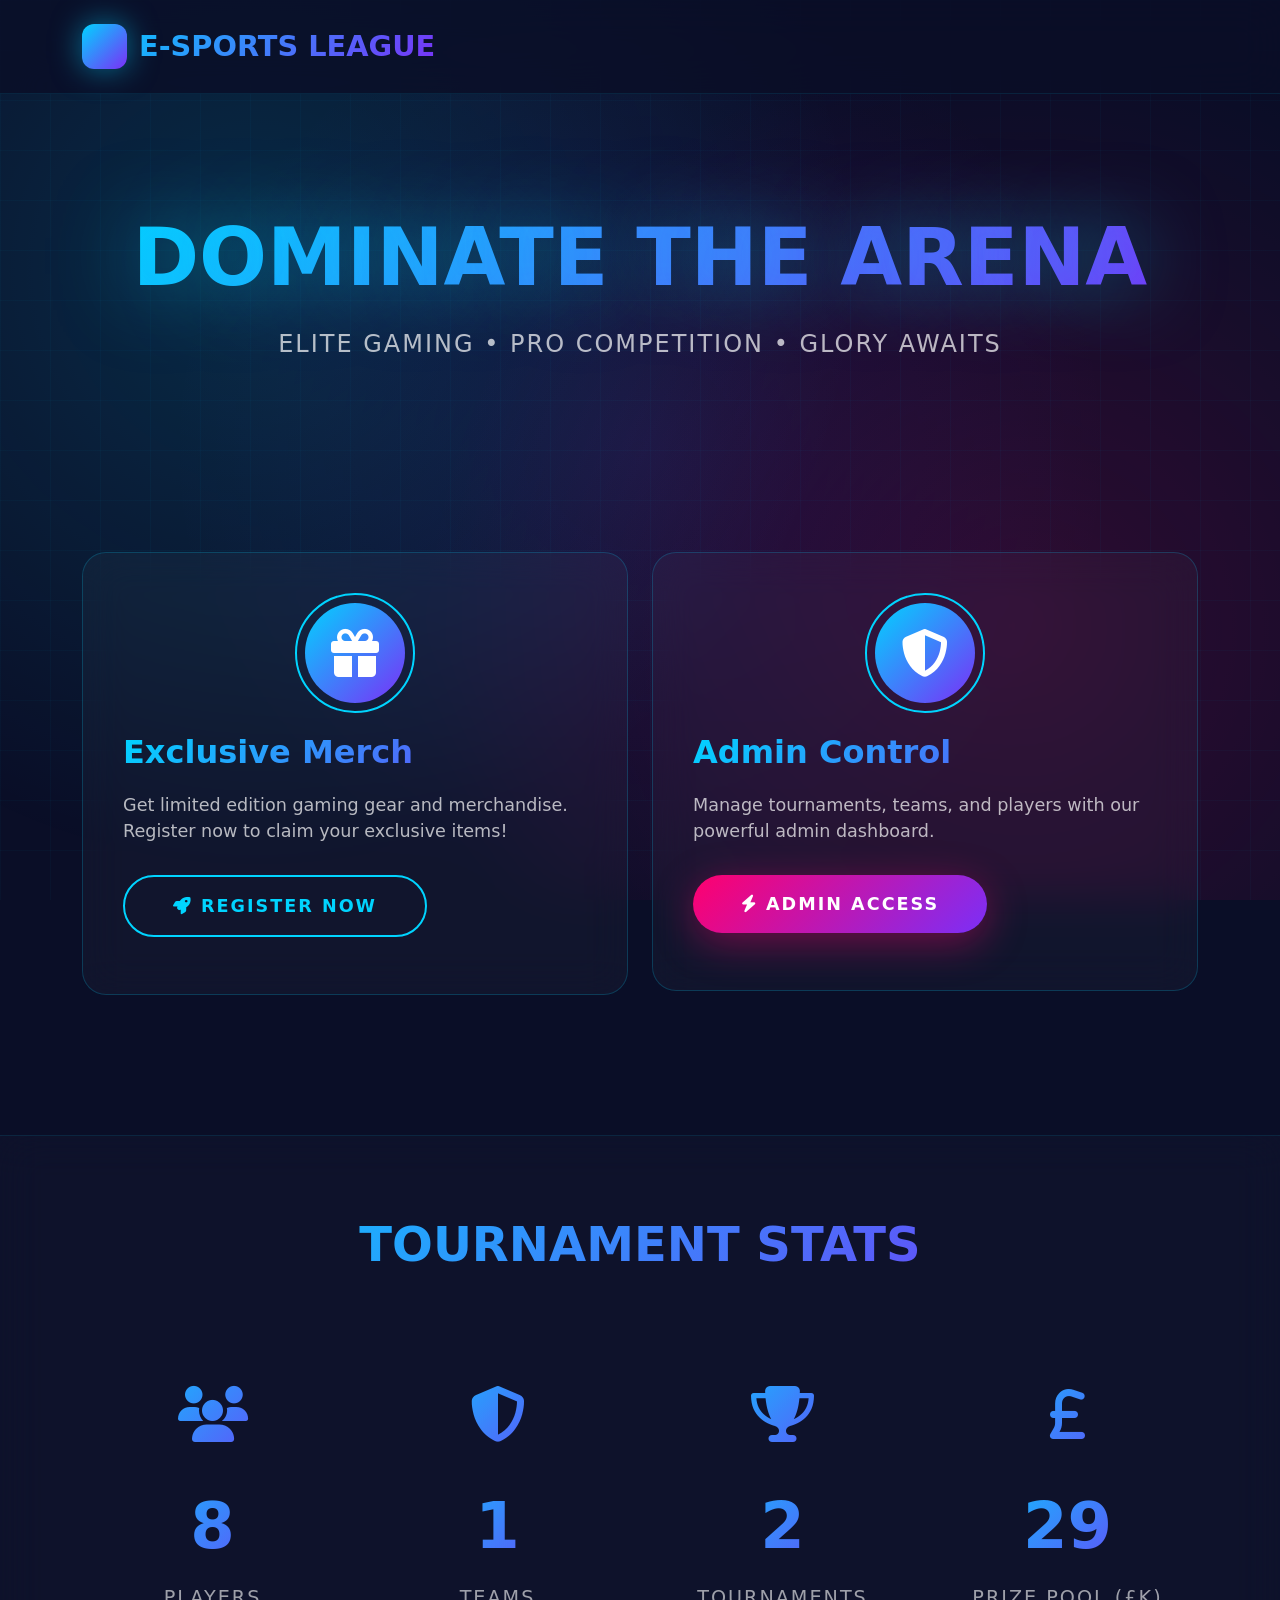
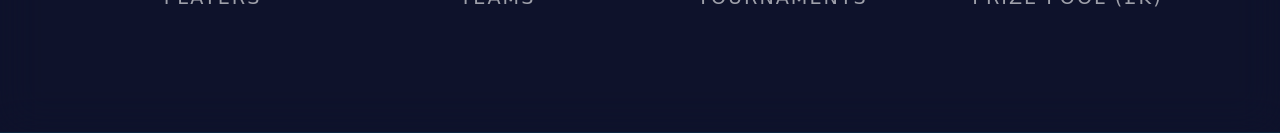
<file: index.html>
<!DOCTYPE html>
<html lang="en">
<head>
    <meta charset="UTF-8">
    <meta name="viewport" content="width=device-width, initial-scale=1.0">
    <title>UK E-Sports League - Elite Gaming Platform</title>
    <link href="https://cdn.jsdelivr.net/npm/bootstrap@5.3.0/dist/css/bootstrap.min.css" rel="stylesheet">
    <link rel="stylesheet" href="https://cdnjs.cloudflare.com/ajax/libs/font-awesome/6.4.0/css/all.min.css">
    <style>
        :root {
            --primary: #00d4ff;
            --secondary: #7b2ff7;
            --accent: #ff006e;
            --dark: #0a0e27;
            --light: #ffffff;
            --gradient-1: linear-gradient(135deg, #00d4ff 0%, #7b2ff7 100%);
            --gradient-2: linear-gradient(135deg, #ff006e 0%, #7b2ff7 100%);
            --gradient-3: linear-gradient(135deg, #00ffc8 0%, #00d4ff 100%);
        }

        * {
            margin: 0;
            padding: 0;
            box-sizing: border-box;
        }

        body {
            font-family: 'Segoe UI', system-ui, -apple-system, sans-serif;
            background: var(--dark);
            color: var(--light);
            overflow-x: hidden;
            position: relative;
        }

        /* Animated Background */
        .animated-bg {
            position: fixed;
            top: 0;
            left: 0;
            width: 100%;
            height: 100%;
            z-index: 0;
            background: radial-gradient(circle at 20% 30%, rgba(0, 212, 255, 0.15) 0%, transparent 50%),
                        radial-gradient(circle at 80% 70%, rgba(255, 0, 110, 0.15) 0%, transparent 50%),
                        radial-gradient(circle at 50% 50%, rgba(123, 47, 247, 0.1) 0%, transparent 60%);
            animation: bg-shift 20s ease infinite;
        }

        @keyframes bg-shift {
            0%, 100% { transform: scale(1) rotate(0deg); }
            50% { transform: scale(1.1) rotate(5deg); }
        }

        /* Floating Grid */
        .grid-overlay {
            position: fixed;
            top: 0;
            left: 0;
            width: 100%;
            height: 100%;
            background-image: 
                linear-gradient(rgba(0, 212, 255, 0.03) 1px, transparent 1px),
                linear-gradient(90deg, rgba(0, 212, 255, 0.03) 1px, transparent 1px);
            background-size: 50px 50px;
            animation: grid-float 30s linear infinite;
            z-index: 1;
            pointer-events: none;
        }

        @keyframes grid-float {
            0% { transform: translateY(0); }
            100% { transform: translateY(50px); }
        }

        /* Particles */
        .particle-container {
            position: fixed;
            top: 0;
            left: 0;
            width: 100%;
            height: 100%;
            z-index: 1;
            pointer-events: none;
        }

        .particle {
            position: absolute;
            border-radius: 50%;
            animation: float-up 15s infinite ease-in-out;
            opacity: 0;
        }

        @keyframes float-up {
            0% {
                transform: translateY(100vh) translateX(0) scale(0);
                opacity: 0;
            }
            10% { opacity: 0.8; }
            90% { opacity: 0.8; }
            100% {
                transform: translateY(-100vh) translateX(100px) scale(1);
                opacity: 0;
            }
        }

        /* Navigation */
        .navbar-custom {
            background: rgba(10, 14, 39, 0.8);
            backdrop-filter: blur(20px);
            border-bottom: 1px solid rgba(0, 212, 255, 0.1);
            padding: 1.2rem 0;
            position: sticky;
            top: 0;
            z-index: 1000;
            animation: slideDown 0.6s ease-out;
        }

        @keyframes slideDown {
            from {
                transform: translateY(-100%);
                opacity: 0;
            }
            to {
                transform: translateY(0);
                opacity: 1;
            }
        }

        .navbar-brand {
            font-size: 1.8rem;
            font-weight: 900;
            background: var(--gradient-1);
            -webkit-background-clip: text;
            -webkit-text-fill-color: transparent;
            background-clip: text;
            display: flex;
            align-items: center;
            gap: 12px;
        }

        .brand-icon {
            width: 45px;
            height: 45px;
            background: var(--gradient-1);
            border-radius: 12px;
            display: flex;
            align-items: center;
            justify-content: center;
            animation: icon-pulse 2s ease-in-out infinite;
            box-shadow: 0 0 30px rgba(0, 212, 255, 0.5);
        }

        @keyframes icon-pulse {
            0%, 100% {
                transform: scale(1);
                box-shadow: 0 0 30px rgba(0, 212, 255, 0.5);
            }
            50% {
                transform: scale(1.1);
                box-shadow: 0 0 50px rgba(0, 212, 255, 0.8);
            }
        }

        /* Hero Section */
        .hero-section {
            position: relative;
            z-index: 10;
            padding: 120px 0 80px;
            text-align: center;
        }

        .hero-title {
            font-size: 5rem;
            font-weight: 900;
            background: var(--gradient-1);
            -webkit-background-clip: text;
            -webkit-text-fill-color: transparent;
            background-clip: text;
            margin-bottom: 24px;
            animation: titleReveal 1s ease-out;
            line-height: 1.1;
            text-shadow: 0 0 80px rgba(0, 212, 255, 0.5);
        }

        @keyframes titleReveal {
            0% {
                opacity: 0;
                transform: translateY(50px) scale(0.9);
                filter: blur(10px);
            }
            100% {
                opacity: 1;
                transform: translateY(0) scale(1);
                filter: blur(0);
            }
        }

        .hero-subtitle {
            font-size: 1.5rem;
            color: rgba(255, 255, 255, 0.7);
            margin-bottom: 50px;
            animation: fadeInUp 1s ease-out 0.3s both;
            letter-spacing: 2px;
            text-transform: uppercase;
        }

        @keyframes fadeInUp {
            from {
                opacity: 0;
                transform: translateY(30px);
            }
            to {
                opacity: 1;
                transform: translateY(0);
            }
        }

        /* Cards */
        .cards-container {
            position: relative;
            z-index: 10;
            padding: 60px 0;
        }

        .feature-card {
            background: rgba(255, 255, 255, 0.03);
            backdrop-filter: blur(20px);
            border: 1px solid rgba(0, 212, 255, 0.2);
            border-radius: 24px;
            padding: 50px 40px;
            transition: all 0.5s cubic-bezier(0.175, 0.885, 0.32, 1.275);
            position: relative;
            overflow: hidden;
            animation: cardFloat 1s ease-out both;
        }

        .feature-card::before {
            content: '';
            position: absolute;
            top: 0;
            left: 0;
            width: 100%;
            height: 100%;
            background: var(--gradient-1);
            opacity: 0;
            transition: opacity 0.5s;
            z-index: 0;
        }

        .feature-card:hover::before {
            opacity: 0.1;
        }

        .feature-card:hover {
            transform: translateY(-20px) scale(1.02);
            border-color: var(--primary);
            box-shadow: 0 30px 80px rgba(0, 212, 255, 0.3);
        }

        .feature-card:nth-child(1) { animation-delay: 0.1s; }
        .feature-card:nth-child(2) { animation-delay: 0.3s; }

        @keyframes cardFloat {
            from {
                opacity: 0;
                transform: translateY(60px);
            }
            to {
                opacity: 1;
                transform: translateY(0);
            }
        }

        .card-icon-wrapper {
            width: 100px;
            height: 100px;
            margin: 0 auto 30px;
            background: var(--gradient-1);
            border-radius: 50%;
            display: flex;
            align-items: center;
            justify-content: center;
            position: relative;
            animation: iconRotate 10s linear infinite;
        }

        @keyframes iconRotate {
            0%, 100% { transform: rotate(0deg) scale(1); }
            25% { transform: rotate(-5deg) scale(1.05); }
            50% { transform: rotate(0deg) scale(1.1); }
            75% { transform: rotate(5deg) scale(1.05); }
        }

        .card-icon-wrapper::before {
            content: '';
            position: absolute;
            width: 120%;
            height: 120%;
            border-radius: 50%;
            border: 2px solid var(--primary);
            animation: ring-pulse 2s ease-out infinite;
        }

        @keyframes ring-pulse {
            0% {
                transform: scale(0.8);
                opacity: 1;
            }
            100% {
                transform: scale(1.5);
                opacity: 0;
            }
        }

        .card-icon-wrapper i {
            font-size: 3rem;
            color: white;
            position: relative;
            z-index: 1;
        }

        .card-content {
            position: relative;
            z-index: 1;
        }

        .card-title {
            font-size: 2rem;
            font-weight: 800;
            margin-bottom: 20px;
            background: var(--gradient-1);
            -webkit-background-clip: text;
            -webkit-text-fill-color: transparent;
            background-clip: text;
        }

        .card-text {
            color: rgba(255, 255, 255, 0.7);
            margin-bottom: 30px;
            font-size: 1.1rem;
        }

        /* Buttons */
        .btn-neon {
            background: transparent;
            border: 2px solid var(--primary);
            color: var(--primary);
            padding: 16px 48px;
            border-radius: 50px;
            font-weight: 700;
            font-size: 1.1rem;
            text-transform: uppercase;
            letter-spacing: 2px;
            position: relative;
            overflow: hidden;
            transition: all 0.4s;
            text-decoration: none;
            display: inline-block;
        }

        .btn-neon::before {
            content: '';
            position: absolute;
            top: 50%;
            left: 50%;
            width: 0;
            height: 0;
            background: var(--primary);
            border-radius: 50%;
            transform: translate(-50%, -50%);
            transition: width 0.6s, height 0.6s;
        }

        .btn-neon:hover::before {
            width: 400px;
            height: 400px;
        }

        .btn-neon:hover {
            color: var(--dark);
            border-color: var(--primary);
            box-shadow: 0 0 40px var(--primary);
            transform: translateY(-3px);
        }

        .btn-neon span {
            position: relative;
            z-index: 1;
        }

        .btn-gradient {
            background: var(--gradient-2);
            border: none;
            color: white;
            padding: 16px 48px;
            border-radius: 50px;
            font-weight: 700;
            font-size: 1.1rem;
            text-transform: uppercase;
            letter-spacing: 2px;
            position: relative;
            overflow: hidden;
            transition: all 0.4s;
            text-decoration: none;
            display: inline-block;
            box-shadow: 0 10px 40px rgba(255, 0, 110, 0.4);
        }

        .btn-gradient::before {
            content: '';
            position: absolute;
            top: 50%;
            left: 50%;
            width: 0;
            height: 0;
            background: rgba(255, 255, 255, 0.3);
            border-radius: 50%;
            transform: translate(-50%, -50%);
            transition: width 0.6s, height 0.6s;
        }

        .btn-gradient:hover::before {
            width: 400px;
            height: 400px;
        }

        .btn-gradient:hover {
            transform: translateY(-3px);
            box-shadow: 0 15px 60px rgba(255, 0, 110, 0.6);
            color: white;
        }

        .btn-gradient span {
            position: relative;
            z-index: 1;
        }

        /* Stats Section */
        .stats-section {
            position: relative;
            z-index: 10;
            padding: 80px 0;
            background: rgba(255, 255, 255, 0.02);
            backdrop-filter: blur(20px);
            border-top: 1px solid rgba(0, 212, 255, 0.1);
            border-bottom: 1px solid rgba(0, 212, 255, 0.1);
            margin-top: 80px;
        }

        .stats-title {
            text-align: center;
            font-size: 3rem;
            font-weight: 900;
            background: var(--gradient-1);
            -webkit-background-clip: text;
            -webkit-text-fill-color: transparent;
            background-clip: text;
            margin-bottom: 60px;
        }

        .stat-box {
            text-align: center;
            padding: 40px 20px;
            transition: transform 0.5s;
        }

        .stat-box:hover {
            transform: translateY(-15px);
        }

        .stat-icon {
            font-size: 3.5rem;
            background: var(--gradient-1);
            -webkit-background-clip: text;
            -webkit-text-fill-color: transparent;
            background-clip: text;
            margin-bottom: 20px;
            animation: statFloat 3s ease-in-out infinite;
        }

        @keyframes statFloat {
            0%, 100% { transform: translateY(0); }
            50% { transform: translateY(-10px); }
        }

        .stat-number {
            font-size: 4rem;
            font-weight: 900;
            background: var(--gradient-1);
            -webkit-background-clip: text;
            -webkit-text-fill-color: transparent;
            background-clip: text;
            margin-bottom: 10px;
        }

        .stat-label {
            font-size: 1.2rem;
            color: rgba(255, 255, 255, 0.6);
            text-transform: uppercase;
            letter-spacing: 2px;
        }

        /* Responsive */
        @media (max-width: 768px) {
            .hero-title {
                font-size: 3rem;
            }
            .hero-subtitle {
                font-size: 1.2rem;
            }
            .feature-card {
                margin-bottom: 30px;
            }
            .stat-number {
                font-size: 3rem;
            }
        }

        /* Loading Screen */
        .loading-screen {
            position: fixed;
            top: 0;
            left: 0;
            width: 100%;
            height: 100%;
            background: var(--dark);
            display: flex;
            flex-direction: column;
            align-items: center;
            justify-content: center;
            z-index: 10000;
            animation: fadeOut 1s ease-out 2s forwards;
        }

        .loading-logo {
            font-size: 6rem;
            background: var(--gradient-1);
            -webkit-background-clip: text;
            -webkit-text-fill-color: transparent;
            background-clip: text;
            animation: logoSpin 2s ease-in-out;
        }

        @keyframes logoSpin {
            0% {
                transform: scale(0) rotate(-180deg);
                opacity: 0;
            }
            100% {
                transform: scale(1) rotate(0deg);
                opacity: 1;
            }
        }

        .loading-text {
            font-size: 2rem;
            color: var(--primary);
            margin-top: 30px;
            letter-spacing: 5px;
            animation: textGlow 2s ease-in-out infinite;
        }

        @keyframes textGlow {
            0%, 100% {
                text-shadow: 0 0 20px var(--primary);
            }
            50% {
                text-shadow: 0 0 40px var(--primary), 0 0 60px var(--primary);
            }
        }

        .loading-bar {
            width: 300px;
            height: 4px;
            background: rgba(0, 212, 255, 0.2);
            border-radius: 10px;
            margin-top: 30px;
            overflow: hidden;
        }

        .loading-progress {
            height: 100%;
            background: var(--gradient-1);
            border-radius: 10px;
            animation: loadProgress 2s ease-out forwards;
        }

        @keyframes loadProgress {
            from { width: 0%; }
            to { width: 100%; }
        }

        @keyframes fadeOut {
            to {
                opacity: 0;
                visibility: hidden;
            }
        }
    </style>
</head>
<body>
    <!-- Loading Screen -->
    <div class="loading-screen">
        <div class="loading-logo">
            <i class="fas fa-gamepad"></i>
        </div>
        <div class="loading-text">E-SPORTS LEAGUE</div>
        <div class="loading-bar">
            <div class="loading-progress"></div>
        </div>
    </div>

    <!-- Animated Background -->
    <div class="animated-bg"></div>
    <div class="grid-overlay"></div>
    <div class="particle-container" id="particles"></div>

    <!-- Navigation -->
    <nav class="navbar navbar-custom">
        <div class="container">
            <span class="navbar-brand">
                <div class="brand-icon">
                    <i class="fas fa-gamepad"></i>
                </div>
                E-SPORTS LEAGUE
            </span>
        </div>
    </nav>

    <!-- Hero Section -->
    <section class="hero-section">
        <div class="container">
            <h1 class="hero-title">DOMINATE THE ARENA</h1>
            <p class="hero-subtitle">Elite Gaming • Pro Competition • Glory Awaits</p>
        </div>
    </section>

    <!-- Cards Section -->
    <section class="cards-container">
        <div class="container">
            <div class="row g-4">
                <div class="col-lg-6">
                    <div class="feature-card">
                        <div class="card-icon-wrapper">
                            <i class="fas fa-gift"></i>
                        </div>
                        <div class="card-content">
                            <h3 class="card-title">Exclusive Merch</h3>
                            <p class="card-text">Get limited edition gaming gear and merchandise. Register now to claim your exclusive items!</p>
                            <a href="register_form.html" class="btn-neon">
                                <span><i class="fas fa-rocket me-2"></i>Register Now</span>
                            </a>
                        </div>
                    </div>
                </div>

                <div class="col-lg-6">
                    <div class="feature-card">
                        <div class="card-icon-wrapper">
                            <i class="fas fa-shield-alt"></i>
                        </div>
                        <div class="card-content">
                            <h3 class="card-title">Admin Control</h3>
                            <p class="card-text">Manage tournaments, teams, and players with our powerful admin dashboard.</p>
                            <a href="admin_login.html" class="btn-gradient">
                                <span><i class="fas fa-bolt me-2"></i>Admin Access</span>
                            </a>
                        </div>
                    </div>
                </div>
            </div>
        </div>
    </section>

    <!-- Stats Section -->
    <section class="stats-section">
        <div class="container">
            <h2 class="stats-title">TOURNAMENT STATS</h2>
            <div class="row">
                <div class="col-md-3 col-6">
                    <div class="stat-box">
                        <div class="stat-icon"><i class="fas fa-users"></i></div>
                        <div class="stat-number" data-target="30">0</div>
                        <div class="stat-label">Players</div>
                    </div>
                </div>
                <div class="col-md-3 col-6">
                    <div class="stat-box">
                        <div class="stat-icon"><i class="fas fa-shield-alt"></i></div>
                        <div class="stat-number" data-target="4">0</div>
                        <div class="stat-label">Teams</div>
                    </div>
                </div>
                <div class="col-md-3 col-6">
                    <div class="stat-box">
                        <div class="stat-icon"><i class="fas fa-trophy"></i></div>
                        <div class="stat-number" data-target="10">0</div>
                        <div class="stat-label">Tournaments</div>
                    </div>
                </div>
                <div class="col-md-3 col-6">
                    <div class="stat-box">
                        <div class="stat-icon"><i class="fas fa-pound-sign"></i></div>
                        <div class="stat-number" data-target="100">0</div>
                        <div class="stat-label">Prize Pool (£K)</div>
                    </div>
                </div>
            </div>
        </div>
    </section>

    <script src="https://cdn.jsdelivr.net/npm/bootstrap@5.3.0/dist/js/bootstrap.bundle.min.js"></script>
    <script>
        // Create particles
        const particlesContainer = document.getElementById('particles');
        for (let i = 0; i < 50; i++) {
            const particle = document.createElement('div');
            particle.className = 'particle';
            particle.style.left = Math.random() * 100 + '%';
            particle.style.width = (Math.random() * 4 + 2) + 'px';
            particle.style.height = particle.style.width;
            particle.style.background = `rgba(0, 212, 255, ${Math.random() * 0.5 + 0.3})`;
            particle.style.animationDelay = Math.random() * 15 + 's';
            particle.style.animationDuration = (Math.random() * 10 + 10) + 's';
            particlesContainer.appendChild(particle);
        }

        // Animated counters
        const counters = document.querySelectorAll('.stat-number');
        const observerOptions = {
            threshold: 0.5
        };

        const observer = new IntersectionObserver((entries) => {
            entries.forEach(entry => {
                if (entry.isIntersecting) {
                    const target = parseInt(entry.target.getAttribute('data-target'));
                    let count = 0;
                    const increment = target / 100;
                    const timer = setInterval(() => {
                        count += increment;
                        if (count >= target) {
                            entry.target.textContent = target;
                            clearInterval(timer);
                        } else {
                            entry.target.textContent = Math.floor(count);
                        }
                    }, 20);
                    observer.unobserve(entry.target);
                }
            });
        }, observerOptions);

        counters.forEach(counter => observer.observe(counter));

        // 3D Card tilt effect
        const cards = document.querySelectorAll('.feature-card');
        cards.forEach(card => {
            card.addEventListener('mousemove', (e) => {
                const rect = card.getBoundingClientRect();
                const x = e.clientX - rect.left;
                const y = e.clientY - rect.top;
                const centerX = rect.width / 2;
                const centerY = rect.height / 2;
                const rotateX = (y - centerY) / 20;
                const rotateY = (centerX - x) / 20;
                
                card.style.transform = `perspective(1000px) rotateX(${rotateX}deg) rotateY(${rotateY}deg) translateY(-20px) scale(1.02)`;
            });
            
            card.addEventListener('mouseleave', () => {
                card.style.transform = 'perspective(1000px) rotateX(0) rotateY(0) translateY(0) scale(1)';
            });
        });

        // Button ripple effect
        document.querySelectorAll('.btn-neon, .btn-gradient').forEach(button => {
            button.addEventListener('click', function(e) {
                const ripple = document.createElement('span');
                const rect = this.getBoundingClientRect();
                const size = Math.max(rect.width, rect.height);
                const x = e.clientX - rect.left - size / 2;
                const y = e.clientY - rect.top - size / 2;
                
                ripple.style.width = ripple.style.height = size + 'px';
                ripple.style.left = x + 'px';
                ripple.style.top = y + 'px';
                ripple.style.position = 'absolute';
                ripple.style.borderRadius = '50%';
                ripple.style.background = 'rgba(255, 255, 255, 0.6)';
                ripple.style.transform = 'scale(0)';
                ripple.style.animation = 'ripple 0.6s ease-out';
                ripple.style.pointerEvents = 'none';
                
                this.appendChild(ripple);
                setTimeout(() => ripple.remove(), 600);
            });
        });

        // Add ripple animation
        const style = document.createElement('style');
        style.textContent = `
            @keyframes ripple {
                to {
                    transform: scale(4);
                    opacity: 0;
                }
            }
        `;
        document.head.appendChild(style);
    </script>
</body>
</html>
</file>
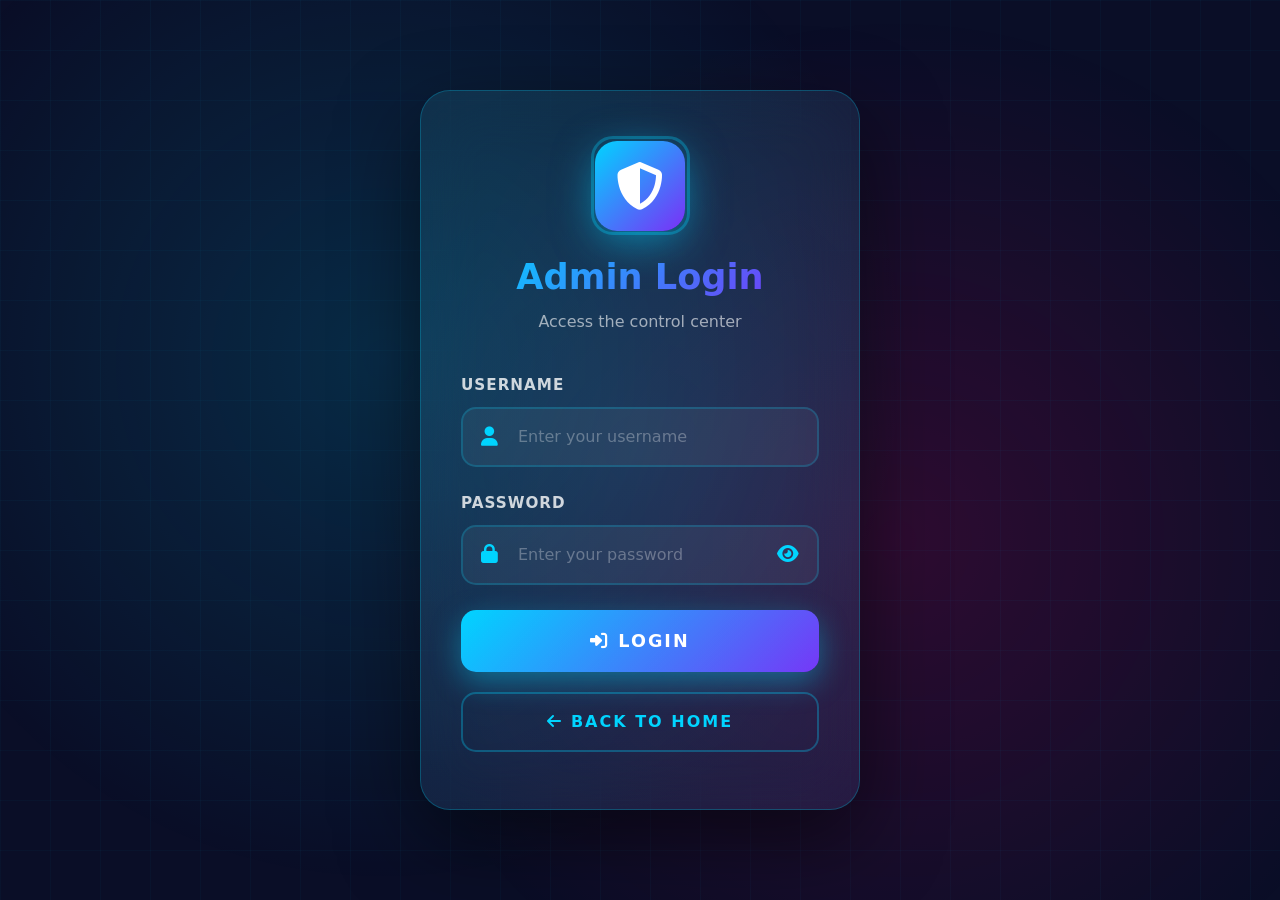
<file: admin_login.html>
<!DOCTYPE html>
<html lang="en">
<head>
    <meta charset="UTF-8">
    <meta name="viewport" content="width=device-width, initial-scale=1.0">
    <title>Admin Login - E-Sports League</title>
    <link href="https://cdn.jsdelivr.net/npm/bootstrap@5.3.0/dist/css/bootstrap.min.css" rel="stylesheet">
    <link rel="stylesheet" href="https://cdnjs.cloudflare.com/ajax/libs/font-awesome/6.4.0/css/all.min.css">
    <style>
        :root {
            --primary: #00d4ff;
            --secondary: #7b2ff7;
            --accent: #ff006e;
            --dark: #0a0e27;
            --light: #ffffff;
            --gradient-1: linear-gradient(135deg, #00d4ff 0%, #7b2ff7 100%);
            --gradient-2: linear-gradient(135deg, #ff006e 0%, #7b2ff7 100%);
        }

        * {
            margin: 0;
            padding: 0;
            box-sizing: border-box;
        }

        body {
            font-family: 'Segoe UI', system-ui, -apple-system, sans-serif;
            background: var(--dark);
            color: var(--light);
            min-height: 100vh;
            display: flex;
            align-items: center;
            justify-content: center;
            position: relative;
            overflow: hidden;
        }

        /* Animated Background */
        .animated-bg {
            position: fixed;
            top: 0;
            left: 0;
            width: 100%;
            height: 100%;
            z-index: 0;
            background: radial-gradient(circle at 30% 40%, rgba(0, 212, 255, 0.15) 0%, transparent 50%),
                        radial-gradient(circle at 70% 60%, rgba(255, 0, 110, 0.15) 0%, transparent 50%);
            animation: bg-shift 20s ease infinite;
        }

        @keyframes bg-shift {
            0%, 100% { transform: scale(1) rotate(0deg); }
            50% { transform: scale(1.1) rotate(5deg); }
        }

        /* Grid Pattern */
        .grid-overlay {
            position: fixed;
            top: 0;
            left: 0;
            width: 100%;
            height: 100%;
            background-image: 
                linear-gradient(rgba(0, 212, 255, 0.03) 1px, transparent 1px),
                linear-gradient(90deg, rgba(0, 212, 255, 0.03) 1px, transparent 1px);
            background-size: 50px 50px;
            animation: grid-move 30s linear infinite;
            z-index: 0;
            pointer-events: none;
        }

        @keyframes grid-move {
            0% { transform: translateY(0); }
            100% { transform: translateY(50px); }
        }

        /* Particles */
        .particles {
            position: fixed;
            top: 0;
            left: 0;
            width: 100%;
            height: 100%;
            z-index: 0;
            pointer-events: none;
        }

        .particle {
            position: absolute;
            border-radius: 50%;
            background: var(--primary);
            opacity: 0;
            animation: particle-float 15s infinite ease-in-out;
        }

        @keyframes particle-float {
            0%, 100% {
                transform: translateY(100vh) scale(0);
                opacity: 0;
            }
            10% { opacity: 0.8; }
            90% { opacity: 0.8; }
            100% {
                transform: translateY(-100vh) translateX(100px) scale(1);
                opacity: 0;
            }
        }

        /* Login Container */
        .login-container {
            position: relative;
            z-index: 10;
            max-width: 480px;
            width: 100%;
            padding: 0 20px;
            animation: containerSlide 0.8s cubic-bezier(0.68, -0.55, 0.265, 1.55);
        }

        @keyframes containerSlide {
            from {
                opacity: 0;
                transform: translateY(50px) scale(0.9);
            }
            to {
                opacity: 1;
                transform: translateY(0) scale(1);
            }
        }

        /* Login Card */
        .login-card {
            background: rgba(255, 255, 255, 0.03);
            backdrop-filter: blur(30px);
            border: 1px solid rgba(0, 212, 255, 0.3);
            border-radius: 30px;
            padding: 50px 40px;
            position: relative;
            overflow: hidden;
            box-shadow: 0 30px 80px rgba(0, 0, 0, 0.5);
        }

        .login-card::before {
            content: '';
            position: absolute;
            top: 0;
            left: 0;
            width: 100%;
            height: 100%;
            background: var(--gradient-1);
            opacity: 0.05;
            z-index: 0;
        }

        .login-card::after {
            content: '';
            position: absolute;
            top: -50%;
            left: -50%;
            width: 200%;
            height: 200%;
            background: radial-gradient(circle, rgba(0, 212, 255, 0.1), transparent 70%);
            animation: rotate-gradient 20s linear infinite;
            pointer-events: none;
        }

        @keyframes rotate-gradient {
            0% { transform: rotate(0deg); }
            100% { transform: rotate(360deg); }
        }

        /* Login Header */
        .login-header {
            text-align: center;
            margin-bottom: 40px;
            position: relative;
            z-index: 1;
        }

        .login-icon {
            width: 90px;
            height: 90px;
            background: var(--gradient-1);
            border-radius: 22px;
            display: flex;
            align-items: center;
            justify-content: center;
            margin: 0 auto 25px;
            position: relative;
            animation: icon-pulse 3s ease-in-out infinite;
            box-shadow: 0 10px 40px rgba(0, 212, 255, 0.5);
        }

        @keyframes icon-pulse {
            0%, 100% {
                transform: scale(1);
                box-shadow: 0 10px 40px rgba(0, 212, 255, 0.5);
            }
            50% {
                transform: scale(1.05);
                box-shadow: 0 15px 50px rgba(0, 212, 255, 0.8);
            }
        }

        .login-icon::before {
            content: '';
            position: absolute;
            width: 110%;
            height: 110%;
            border-radius: 22px;
            border: 3px solid rgba(0, 212, 255, 0.3);
            animation: ring-pulse 2.5s ease-out infinite;
        }

        @keyframes ring-pulse {
            0% {
                transform: scale(0.9);
                opacity: 1;
            }
            100% {
                transform: scale(1.5);
                opacity: 0;
            }
        }

        .login-icon i {
            font-size: 3rem;
            color: white;
            animation: icon-rotate 4s ease-in-out infinite;
        }

        @keyframes icon-rotate {
            0%, 100% { transform: rotate(0deg); }
            25% { transform: rotate(-10deg); }
            75% { transform: rotate(10deg); }
        }

        .login-header h2 {
            font-size: 2.2rem;
            font-weight: 900;
            background: var(--gradient-1);
            -webkit-background-clip: text;
            -webkit-text-fill-color: transparent;
            background-clip: text;
            margin-bottom: 12px;
        }

        .login-header p {
            color: rgba(255, 255, 255, 0.6);
            font-size: 1rem;
        }

        /* Form Elements */
        .form-group {
            margin-bottom: 25px;
            position: relative;
            z-index: 1;
        }

        .form-label {
            display: block;
            color: rgba(255, 255, 255, 0.8);
            font-weight: 600;
            margin-bottom: 10px;
            font-size: 0.95rem;
            text-transform: uppercase;
            letter-spacing: 1px;
        }

        .input-wrapper {
            position: relative;
        }

        .input-icon {
            position: absolute;
            left: 20px;
            top: 50%;
            transform: translateY(-50%);
            color: var(--primary);
            font-size: 1.2rem;
            z-index: 10;
            transition: all 0.3s;
        }

        .form-control {
            width: 100%;
            padding: 16px 20px 16px 55px;
            background: rgba(255, 255, 255, 0.05);
            border: 2px solid rgba(0, 212, 255, 0.2);
            border-radius: 15px;
            color: var(--light);
            font-size: 1rem;
            transition: all 0.4s cubic-bezier(0.68, -0.55, 0.265, 1.55);
        }

        .form-control::placeholder {
            color: rgba(255, 255, 255, 0.3);
        }

        .form-control:focus {
            outline: none;
            border-color: var(--primary);
            background: rgba(255, 255, 255, 0.08);
            box-shadow: 0 0 0 4px rgba(0, 212, 255, 0.1),
                        0 5px 20px rgba(0, 212, 255, 0.3);
            transform: translateY(-2px);
        }

        .form-control:focus ~ .input-icon {
            color: var(--primary);
            transform: translateY(-50%) scale(1.2);
        }

        .password-toggle {
            position: absolute;
            right: 20px;
            top: 50%;
            transform: translateY(-50%);
            color: var(--primary);
            cursor: pointer;
            z-index: 10;
            font-size: 1.2rem;
            transition: all 0.3s;
        }

        .password-toggle:hover {
            color: var(--accent);
            transform: translateY(-50%) scale(1.2);
        }

        /* Buttons */
        .btn-login {
            width: 100%;
            padding: 18px;
            background: var(--gradient-1);
            border: none;
            border-radius: 15px;
            color: white;
            font-size: 1.1rem;
            font-weight: 700;
            text-transform: uppercase;
            letter-spacing: 2px;
            cursor: pointer;
            position: relative;
            overflow: hidden;
            transition: all 0.4s;
            box-shadow: 0 10px 30px rgba(0, 212, 255, 0.4);
            margin-bottom: 20px;
        }

        .btn-login::before {
            content: '';
            position: absolute;
            top: 50%;
            left: 50%;
            width: 0;
            height: 0;
            background: rgba(255, 255, 255, 0.3);
            border-radius: 50%;
            transform: translate(-50%, -50%);
            transition: width 0.6s, height 0.6s;
        }

        .btn-login:hover::before {
            width: 400px;
            height: 400px;
        }

        .btn-login:hover {
            transform: translateY(-3px);
            box-shadow: 0 15px 40px rgba(0, 212, 255, 0.6);
        }

        .btn-login span {
            position: relative;
            z-index: 1;
        }

        .btn-back {
            width: 100%;
            padding: 16px;
            background: transparent;
            border: 2px solid rgba(0, 212, 255, 0.3);
            border-radius: 15px;
            color: var(--primary);
            font-size: 1rem;
            font-weight: 700;
            text-transform: uppercase;
            letter-spacing: 2px;
            cursor: pointer;
            text-decoration: none;
            display: inline-block;
            text-align: center;
            transition: all 0.4s;
            position: relative;
            overflow: hidden;
        }

        .btn-back::before {
            content: '';
            position: absolute;
            top: 50%;
            left: 50%;
            width: 0;
            height: 0;
            background: var(--primary);
            border-radius: 50%;
            transform: translate(-50%, -50%);
            transition: width 0.6s, height 0.6s;
        }

        .btn-back:hover::before {
            width: 400px;
            height: 400px;
        }

        .btn-back:hover {
            color: var(--dark);
            border-color: var(--primary);
            box-shadow: 0 0 30px rgba(0, 212, 255, 0.5);
        }

        .btn-back span {
            position: relative;
            z-index: 1;
        }

        /* Loading State */
        .btn-login.loading {
            pointer-events: none;
            opacity: 0.8;
        }

        .btn-login.loading span {
            opacity: 0;
        }

        .btn-login.loading::after {
            content: '';
            position: absolute;
            width: 24px;
            height: 24px;
            top: 50%;
            left: 50%;
            margin: -12px 0 0 -12px;
            border: 3px solid rgba(255, 255, 255, 0.3);
            border-top-color: white;
            border-radius: 50%;
            animation: spin 0.8s linear infinite;
        }

        @keyframes spin {
            to { transform: rotate(360deg); }
        }

        /* Responsive */
        @media (max-width: 576px) {
            .login-card {
                padding: 40px 30px;
            }
            .login-icon {
                width: 75px;
                height: 75px;
            }
            .login-icon i {
                font-size: 2.5rem;
            }
            .login-header h2 {
                font-size: 1.8rem;
            }
        }
    </style>
</head>
<body>
    <!-- Animated Background -->
    <div class="animated-bg"></div>
    <div class="grid-overlay"></div>
    <div class="particles" id="particles"></div>

    <!-- Login Container -->
    <div class="login-container">
        <div class="login-card">
            <div class="login-header">
                <div class="login-icon">
                    <i class="fas fa-shield-alt"></i>
                </div>
                <h2>Admin Login</h2>
                <p>Access the control center</p>
            </div>

            <form action="login.php" method="POST" id="loginForm">
                <div class="form-group">
                    <label for="username" class="form-label">Username</label>
                    <div class="input-wrapper">
                        <i class="fas fa-user input-icon"></i>
                        <input type="text" class="form-control" id="username" name="username" maxlength="50" placeholder="Enter your username" required>
                    </div>
                </div>

                <div class="form-group">
                    <label for="password" class="form-label">Password</label>
                    <div class="input-wrapper">
                        <i class="fas fa-lock input-icon"></i>
                        <input type="password" class="form-control" id="password" name="password" maxlength="255" placeholder="Enter your password" required>
                        <i class="fas fa-eye password-toggle" id="togglePassword"></i>
                    </div>
                </div>

                <button type="submit" class="btn-login" id="loginBtn">
                    <span><i class="fas fa-sign-in-alt me-2"></i>Login</span>
                </button>

                <a href="index.html" class="btn-back">
                    <span><i class="fas fa-arrow-left me-2"></i>Back to Home</span>
                </a>
            </form>
        </div>
    </div>

    <script src="https://cdn.jsdelivr.net/npm/bootstrap@5.3.0/dist/js/bootstrap.bundle.min.js"></script>
    <script>
        // Create particles
        const particlesContainer = document.getElementById('particles');
        for (let i = 0; i < 40; i++) {
            const particle = document.createElement('div');
            particle.className = 'particle';
            particle.style.left = Math.random() * 100 + '%';
            particle.style.width = (Math.random() * 4 + 2) + 'px';
            particle.style.height = particle.style.width;
            particle.style.animationDelay = Math.random() * 15 + 's';
            particle.style.animationDuration = (Math.random() * 10 + 10) + 's';
            particlesContainer.appendChild(particle);
        }

        // Password toggle
        const togglePassword = document.getElementById('togglePassword');
        const password = document.getElementById('password');

        togglePassword.addEventListener('click', function() {
            const type = password.getAttribute('type') === 'password' ? 'text' : 'password';
            password.setAttribute('type', type);
            
            this.style.transform = 'translateY(-50%) scale(0)';
            setTimeout(() => {
                this.classList.toggle('fa-eye');
                this.classList.toggle('fa-eye-slash');
                this.style.transform = 'translateY(-50%) scale(1)';
            }, 150);
        });

        // Form submission
        const form = document.getElementById('loginForm');
        const loginBtn = document.getElementById('loginBtn');

        form.addEventListener('submit', function(e) {
            // Uncomment below to prevent default for testing
            // e.preventDefault();
            
            loginBtn.classList.add('loading');
            
            // For demo purposes - remove in production
            // setTimeout(() => {
            //     loginBtn.innerHTML = '<span><i class="fas fa-check-circle me-2"></i>Success!</span>';
            //     loginBtn.classList.remove('loading');
            //     setTimeout(() => {
            //         form.submit();
            //     }, 500);
            // }, 2000);
        });

        // Input animations
        const inputs = document.querySelectorAll('.form-control');
        inputs.forEach(input => {
            input.addEventListener('focus', function() {
                this.parentElement.style.transform = 'scale(1.02)';
                this.parentElement.style.transition = 'transform 0.3s';
            });
            
            input.addEventListener('blur', function() {
                this.parentElement.style.transform = 'scale(1)';
            });
        });

        // Button ripple effect
        function createRipple(event, element) {
            const ripple = document.createElement('span');
            const rect = element.getBoundingClientRect();
            const size = Math.max(rect.width, rect.height);
            const x = event.clientX - rect.left - size / 2;
            const y = event.clientY - rect.top - size / 2;
            
            ripple.style.width = ripple.style.height = size + 'px';
            ripple.style.left = x + 'px';
            ripple.style.top = y + 'px';
            ripple.style.position = 'absolute';
            ripple.style.borderRadius = '50%';
            ripple.style.background = 'rgba(255, 255, 255, 0.6)';
            ripple.style.transform = 'scale(0)';
            ripple.style.animation = 'ripple 0.6s ease-out';
            ripple.style.pointerEvents = 'none';
            
            element.appendChild(ripple);
            setTimeout(() => ripple.remove(), 600);
        }

        loginBtn.addEventListener('click', function(e) {
            createRipple(e, this);
        });

        document.querySelector('.btn-back').addEventListener('click', function(e) {
            createRipple(e, this);
        });

        // Add ripple animation
        const style = document.createElement('style');
        style.textContent = `
            @keyframes ripple {
                to {
                    transform: scale(4);
                    opacity: 0;
                }
            }
        `;
        document.head.appendChild(style);

        // Keyboard shortcut
        document.addEventListener('keydown', (e) => {
            if (e.key === 'Escape') {
                window.location.href = 'index.html';
            }
        });
    </script>
</body>
</html>
</file>
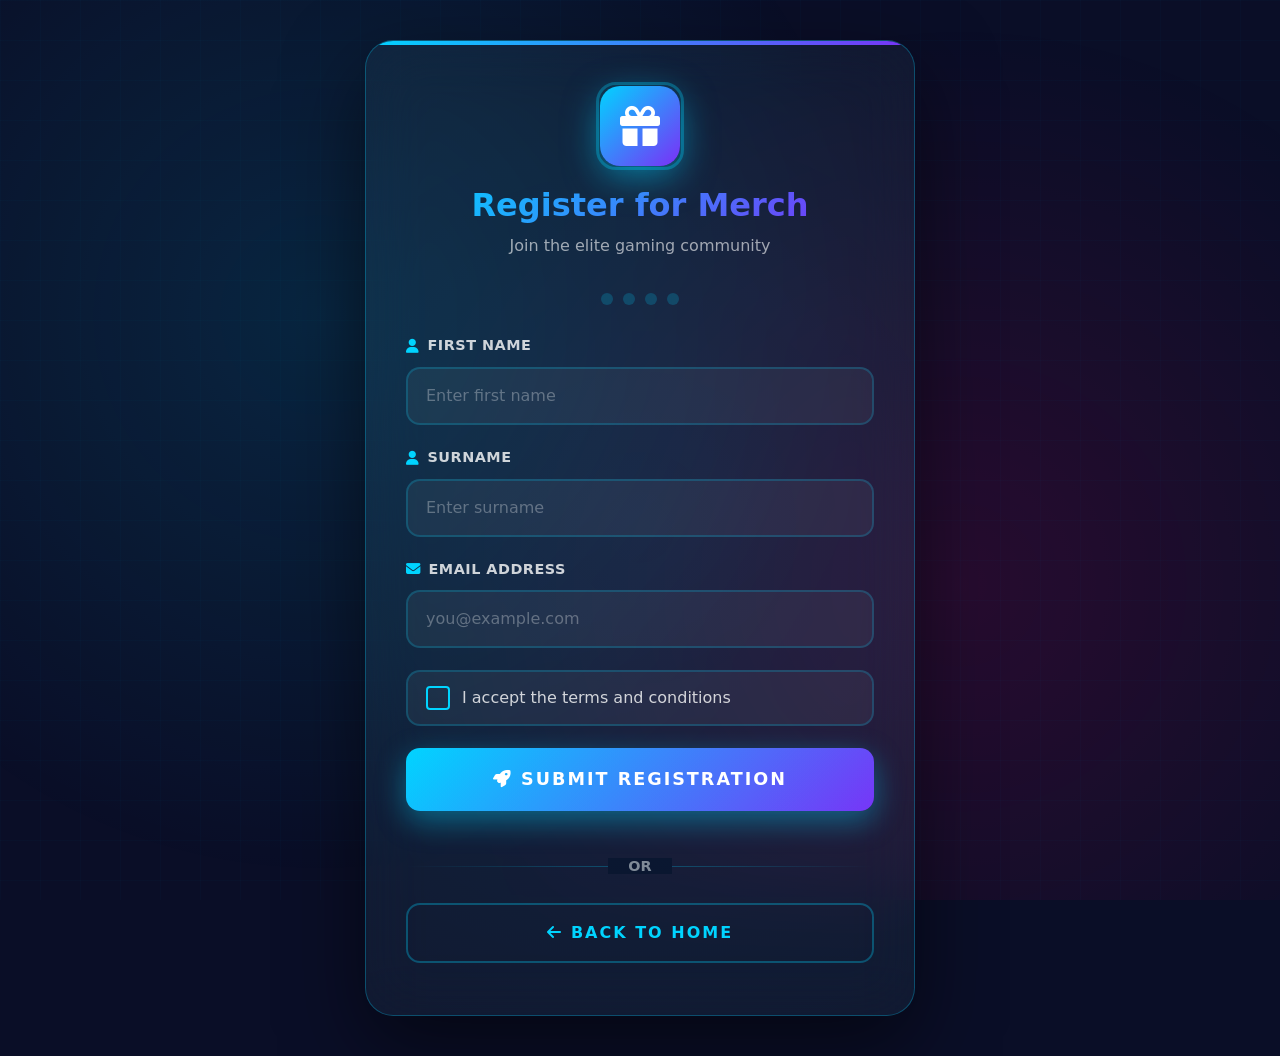
<file: register_form.html>
<!DOCTYPE html>
<html lang="en">
<head>
    <meta charset="UTF-8">
    <meta name="viewport" content="width=device-width, initial-scale=1.0">
    <title>Register for Merchandise - E-Sports League</title>
    <link href="https://cdn.jsdelivr.net/npm/bootstrap@5.3.0/dist/css/bootstrap.min.css" rel="stylesheet">
    <link rel="stylesheet" href="https://cdnjs.cloudflare.com/ajax/libs/font-awesome/6.4.0/css/all.min.css">
    <style>
        :root {
            --primary: #00d4ff;
            --secondary: #7b2ff7;
            --accent: #ff006e;
            --success: #00ffc8;
            --dark: #0a0e27;
            --light: #ffffff;
            --gradient-1: linear-gradient(135deg, #00d4ff 0%, #7b2ff7 100%);
            --gradient-2: linear-gradient(135deg, #ff006e 0%, #7b2ff7 100%);
            --gradient-3: linear-gradient(135deg, #00ffc8 0%, #00d4ff 100%);
        }

        * {
            margin: 0;
            padding: 0;
            box-sizing: border-box;
        }

        body {
            font-family: 'Segoe UI', system-ui, -apple-system, sans-serif;
            background: var(--dark);
            color: var(--light);
            min-height: 100vh;
            display: flex;
            align-items: center;
            justify-content: center;
            position: relative;
            overflow-x: hidden;
            padding: 40px 20px;
        }

        /* Animated Background */
        .animated-bg {
            position: fixed;
            top: 0;
            left: 0;
            width: 100%;
            height: 100%;
            z-index: 0;
            background: radial-gradient(circle at 25% 35%, rgba(0, 212, 255, 0.12) 0%, transparent 50%),
                        radial-gradient(circle at 75% 65%, rgba(255, 0, 110, 0.12) 0%, transparent 50%);
            animation: bg-pulse 20s ease infinite;
        }

        @keyframes bg-pulse {
            0%, 100% { opacity: 0.5; }
            50% { opacity: 0.8; }
        }

        /* Grid Pattern */
        .grid-overlay {
            position: fixed;
            top: 0;
            left: 0;
            width: 100%;
            height: 100%;
            background-image: 
                linear-gradient(rgba(0, 212, 255, 0.02) 1px, transparent 1px),
                linear-gradient(90deg, rgba(0, 212, 255, 0.02) 1px, transparent 1px);
            background-size: 40px 40px;
            animation: grid-drift 25s linear infinite;
            z-index: 0;
            pointer-events: none;
        }

        @keyframes grid-drift {
            0% { transform: translate(0, 0); }
            100% { transform: translate(40px, 40px); }
        }

        /* Particles */
        .particles {
            position: fixed;
            top: 0;
            left: 0;
            width: 100%;
            height: 100%;
            z-index: 0;
            pointer-events: none;
        }

        .particle {
            position: absolute;
            border-radius: 50%;
            opacity: 0;
            animation: particle-rise 12s infinite ease-in-out;
        }

        @keyframes particle-rise {
            0% {
                transform: translateY(100vh) translateX(0) scale(0);
                opacity: 0;
            }
            15% { opacity: 0.8; }
            85% { opacity: 0.8; }
            100% {
                transform: translateY(-100vh) translateX(80px) scale(1);
                opacity: 0;
            }
        }

        /* Registration Container */
        .register-container {
            position: relative;
            z-index: 10;
            max-width: 550px;
            width: 100%;
            animation: slideIn 0.8s cubic-bezier(0.68, -0.55, 0.265, 1.55);
        }

        @keyframes slideIn {
            from {
                opacity: 0;
                transform: translateY(60px) scale(0.9);
            }
            to {
                opacity: 1;
                transform: translateY(0) scale(1);
            }
        }

        /* Registration Card */
        .register-card {
            background: rgba(255, 255, 255, 0.03);
            backdrop-filter: blur(30px);
            border: 1px solid rgba(0, 212, 255, 0.3);
            border-radius: 28px;
            padding: 45px 40px;
            position: relative;
            overflow: hidden;
            box-shadow: 0 30px 80px rgba(0, 0, 0, 0.5);
        }

        .register-card::before {
            content: '';
            position: absolute;
            top: 0;
            left: 0;
            width: 100%;
            height: 4px;
            background: var(--gradient-1);
            animation: glow-pulse 3s ease-in-out infinite;
        }

        @keyframes glow-pulse {
            0%, 100% {
                box-shadow: 0 0 20px rgba(0, 212, 255, 0.5);
            }
            50% {
                box-shadow: 0 0 40px rgba(0, 212, 255, 0.8);
            }
        }

        .register-card::after {
            content: '';
            position: absolute;
            top: -50%;
            left: -50%;
            width: 200%;
            height: 200%;
            background: radial-gradient(circle, rgba(0, 212, 255, 0.08), transparent 70%);
            animation: rotate-gradient 25s linear infinite;
            pointer-events: none;
        }

        @keyframes rotate-gradient {
            0% { transform: rotate(0deg); }
            100% { transform: rotate(360deg); }
        }

        /* Header */
        .register-header {
            text-align: center;
            margin-bottom: 35px;
            position: relative;
            z-index: 1;
        }

        .register-icon {
            width: 80px;
            height: 80px;
            background: var(--gradient-1);
            border-radius: 20px;
            display: flex;
            align-items: center;
            justify-content: center;
            margin: 0 auto 20px;
            position: relative;
            animation: icon-bounce 2.5s ease-in-out infinite;
            box-shadow: 0 10px 35px rgba(0, 212, 255, 0.5);
        }

        @keyframes icon-bounce {
            0%, 100% {
                transform: translateY(0);
            }
            50% {
                transform: translateY(-10px);
            }
        }

        .register-icon::before {
            content: '';
            position: absolute;
            width: 110%;
            height: 110%;
            border-radius: 20px;
            border: 3px solid rgba(0, 212, 255, 0.3);
            animation: ring-expand 2s ease-out infinite;
        }

        @keyframes ring-expand {
            0% {
                transform: scale(0.9);
                opacity: 1;
            }
            100% {
                transform: scale(1.4);
                opacity: 0;
            }
        }

        .register-icon i {
            font-size: 2.5rem;
            color: white;
        }

        .register-header h2 {
            font-size: 2rem;
            font-weight: 900;
            background: var(--gradient-1);
            -webkit-background-clip: text;
            -webkit-text-fill-color: transparent;
            background-clip: text;
            margin-bottom: 10px;
        }

        .register-header p {
            color: rgba(255, 255, 255, 0.6);
        }

        /* Progress Dots */
        .progress-dots {
            display: flex;
            justify-content: center;
            gap: 10px;
            margin-bottom: 30px;
            position: relative;
            z-index: 1;
        }

        .progress-dot {
            width: 12px;
            height: 12px;
            border-radius: 50%;
            background: rgba(0, 212, 255, 0.2);
            transition: all 0.4s cubic-bezier(0.68, -0.55, 0.265, 1.55);
        }

        .progress-dot.active {
            background: var(--gradient-1);
            transform: scale(1.3);
            box-shadow: 0 0 15px rgba(0, 212, 255, 0.8);
        }

        /* Form Elements */
        .form-group {
            margin-bottom: 22px;
            position: relative;
            z-index: 1;
        }

        .form-label {
            display: block;
            color: rgba(255, 255, 255, 0.8);
font-weight: 600;
margin-bottom: 10px;
font-size: 0.9rem;
text-transform: uppercase;
letter-spacing: 0.5px;
display: flex;
align-items: center;
gap: 8px;
}

    .form-label i {
        color: var(--primary);
    }

    .input-wrapper {
        position: relative;
    }

    .form-control {
        width: 100%;
        padding: 15px 18px;
        background: rgba(255, 255, 255, 0.05);
        border: 2px solid rgba(0, 212, 255, 0.2);
        border-radius: 14px;
        color: var(--light);
        font-size: 1rem;
        transition: all 0.4s cubic-bezier(0.68, -0.55, 0.265, 1.55);
    }

    .form-control::placeholder {
        color: rgba(255, 255, 255, 0.3);
    }

    .form-control:focus {
        outline: none;
        border-color: var(--primary);
        background: rgba(255, 255, 255, 0.08);
        box-shadow: 0 0 0 4px rgba(0, 212, 255, 0.1),
                    0 5px 20px rgba(0, 212, 255, 0.3);
        transform: translateY(-2px);
    }

    .form-control.is-valid {
        border-color: var(--success);
        background: rgba(0, 255, 200, 0.05);
    }

    .form-control.is-invalid {
        border-color: var(--accent);
        background: rgba(255, 0, 110, 0.05);
        animation: shake 0.5s;
    }

    @keyframes shake {
        0%, 100% { transform: translateX(0); }
        25% { transform: translateX(-10px); }
        75% { transform: translateX(10px); }
    }

    /* Feedback Messages */
    .valid-feedback,
    .invalid-feedback {
        display: none;
        font-size: 0.85rem;
        margin-top: 8px;
        font-weight: 500;
    }

    .valid-feedback {
        color: var(--success);
    }

    .invalid-feedback {
        color: var(--accent);
    }

    .form-control.is-valid ~ .valid-feedback {
        display: flex;
        align-items: center;
        gap: 5px;
        animation: fadeInUp 0.3s;
    }

    .form-control.is-invalid ~ .invalid-feedback {
        display: flex;
        align-items: center;
        gap: 5px;
        animation: fadeInUp 0.3s;
    }

    @keyframes fadeInUp {
        from {
            opacity: 0;
            transform: translateY(10px);
        }
        to {
            opacity: 1;
            transform: translateY(0);
        }
    }

    /* Checkbox */
    .checkbox-wrapper {
        display: flex;
        align-items: center;
        gap: 12px;
        padding: 14px 18px;
        background: rgba(255, 255, 255, 0.05);
        border: 2px solid rgba(0, 212, 255, 0.2);
        border-radius: 14px;
        cursor: pointer;
        transition: all 0.3s;
    }

    .checkbox-wrapper:hover {
        background: rgba(255, 255, 255, 0.08);
        border-color: rgba(0, 212, 255, 0.4);
        transform: translateX(5px);
    }

    .form-check-input {
        width: 24px;
        height: 24px;
        cursor: pointer;
        border: 2px solid var(--primary);
        margin: 0;
        flex-shrink: 0;
        background: transparent;
        transition: all 0.3s;
    }

    .form-check-input:checked {
        background-color: var(--primary);
        border-color: var(--primary);
        animation: checkbox-pop 0.3s;
    }

    @keyframes checkbox-pop {
        0% { transform: scale(0.8); }
        50% { transform: scale(1.2); }
        100% { transform: scale(1); }
    }

    .form-check-label {
        cursor: pointer;
        color: rgba(255, 255, 255, 0.8);
        font-weight: 500;
    }

    /* Buttons */
    .btn-submit {
        width: 100%;
        padding: 18px;
        background: var(--gradient-1);
        border: none;
        border-radius: 14px;
        color: white;
        font-size: 1.1rem;
        font-weight: 700;
        text-transform: uppercase;
        letter-spacing: 2px;
        cursor: pointer;
        position: relative;
        overflow: hidden;
        transition: all 0.4s;
        box-shadow: 0 10px 30px rgba(0, 212, 255, 0.4);
        margin-bottom: 18px;
    }

    .btn-submit::before {
        content: '';
        position: absolute;
        top: 50%;
        left: 50%;
        width: 0;
        height: 0;
        background: rgba(255, 255, 255, 0.3);
        border-radius: 50%;
        transform: translate(-50%, -50%);
        transition: width 0.6s, height 0.6s;
    }

    .btn-submit:hover::before {
        width: 400px;
        height: 400px;
    }

    .btn-submit:hover {
        transform: translateY(-3px);
        box-shadow: 0 15px 40px rgba(0, 212, 255, 0.6);
    }

    .btn-submit span {
        position: relative;
        z-index: 1;
    }

    .btn-submit.loading {
        pointer-events: none;
        opacity: 0.8;
    }

    .btn-submit.loading span {
        opacity: 0;
    }

    .btn-submit.loading::after {
        content: '';
        position: absolute;
        width: 24px;
        height: 24px;
        top: 50%;
        left: 50%;
        margin: -12px 0 0 -12px;
        border: 3px solid rgba(255, 255, 255, 0.3);
        border-top-color: white;
        border-radius: 50%;
        animation: spin 0.8s linear infinite;
    }

    @keyframes spin {
        to { transform: rotate(360deg); }
    }

    .btn-back {
        width: 100%;
        padding: 16px;
        background: transparent;
        border: 2px solid rgba(0, 212, 255, 0.3);
        border-radius: 14px;
        color: var(--primary);
        font-size: 1rem;
        font-weight: 700;
        text-transform: uppercase;
        letter-spacing: 2px;
        cursor: pointer;
        text-decoration: none;
        display: inline-block;
        text-align: center;
        transition: all 0.4s;
        position: relative;
        overflow: hidden;
    }

    .btn-back::before {
        content: '';
        position: absolute;
        top: 50%;
        left: 50%;
        width: 0;
        height: 0;
        background: var(--primary);
        border-radius: 50%;
        transform: translate(-50%, -50%);
        transition: width 0.6s, height 0.6s;
    }

    .btn-back:hover::before {
        width: 400px;
        height: 400px;
    }

    .btn-back:hover {
        color: var(--dark);
        border-color: var(--primary);
        box-shadow: 0 0 30px rgba(0, 212, 255, 0.5);
    }

    .btn-back span {
        position: relative;
        z-index: 1;
    }

    /* Divider */
    .divider {
        text-align: center;
        margin: 25px 0;
        position: relative;
    }

    .divider::before {
        content: '';
        position: absolute;
        top: 50%;
        left: 0;
        right: 0;
        height: 1px;
        background: linear-gradient(to right, transparent, rgba(0, 212, 255, 0.3), transparent);
    }

    .divider span {
        background: var(--dark);
        padding: 0 20px;
        position: relative;
        color: rgba(255, 255, 255, 0.5);
        font-weight: 600;
        font-size: 0.9rem;
    }

    /* Success Message */
    .success-message {
        display: none;
        background: rgba(0, 255, 200, 0.1);
        border: 2px solid var(--success);
        border-radius: 14px;
        padding: 15px 20px;
        margin-bottom: 20px;
        color: var(--success);
        animation: successSlide 0.6s cubic-bezier(0.68, -0.55, 0.265, 1.55);
    }

    @keyframes successSlide {
        from {
            opacity: 0;
            transform: translateY(-20px);
        }
        to {
            opacity: 1;
            transform: translateY(0);
        }
    }

    /* Responsive */
    @media (max-width: 576px) {
        .register-card {
            padding: 35px 28px;
        }
        .register-icon {
            width: 70px;
            height: 70px;
        }
        .register-icon i {
            font-size: 2.2rem;
        }
        .register-header h2 {
            font-size: 1.7rem;
        }
    }
</style>
</head> <body> <!-- Animated Background --> <div class="animated-bg"></div> <div class="grid-overlay"></div> <div class="particles" id="particles"></div>
<!-- Registration Container -->
<div class="register-container">
    <div class="register-card">
        <div class="register-header">
            <div class="register-icon">
                <i class="fas fa-gift"></i>
            </div>
            <h2>Register for Merch</h2>
            <p>Join the elite gaming community</p>
        </div>

        <div class="progress-dots">
            <div class="progress-dot active"></div>
            <div class="progress-dot"></div>
            <div class="progress-dot"></div>
            <div class="progress-dot"></div>
        </div>

        <div id="successMessage" class="success-message">
            <i class="fas fa-check-circle me-2"></i>
            <strong>Success!</strong> Registration submitted.
        </div>

        <form action="register.php" method="POST" id="registerForm" novalidate>
            <div class="form-group">
                <label for="firstname" class="form-label">
                    <i class="fas fa-user"></i>
                    First Name
                </label>
                <div class="input-wrapper">
                    <input type="text" class="form-control" id="firstname" name="firstname" maxlength="50" placeholder="Enter first name" required>
                    <div class="invalid-feedback">
                        <i class="fas fa-exclamation-circle"></i>
                        Required field
                    </div>
                    <div class="valid-feedback">
                        <i class="fas fa-check-circle"></i>
                        Looks good!
                    </div>
                </div>
            </div>

            <div class="form-group">
                <label for="surname" class="form-label">
                    <i class="fas fa-user"></i>
                    Surname
                </label>
                <div class="input-wrapper">
                    <input type="text" class="form-control" id="surname" name="surname" maxlength="50" placeholder="Enter surname" required>
                    <div class="invalid-feedback">
                        <i class="fas fa-exclamation-circle"></i>
                        Required field
                    </div>
                    <div class="valid-feedback">
                        <i class="fas fa-check-circle"></i>
                        Looks good!
                    </div>
                </div>
            </div>

            <div class="form-group">
                <label for="email" class="form-label">
                    <i class="fas fa-envelope"></i>
                    Email Address
                </label>
                <div class="input-wrapper">
                    <input type="email" class="form-control" id="email" name="email" maxlength="100" placeholder="you@example.com" required>
                    <div class="invalid-feedback">
                        <i class="fas fa-exclamation-circle"></i>
                        Invalid email
                    </div>
                    <div class="valid-feedback">
                        <i class="fas fa-check-circle"></i>
                        Perfect!
                    </div>
                </div>
            </div>

            <div class="form-group">
                <div class="checkbox-wrapper">
                    <input type="checkbox" class="form-check-input" id="terms" name="terms" value="yes" required>
                    <label class="form-check-label" for="terms">
                        I accept the terms and conditions
                    </label>
                </div>
                <div class="invalid-feedback" style="margin-top: 8px;">
                    <i class="fas fa-exclamation-circle"></i>
                    You must accept the terms
                </div>
            </div>

            <button type="submit" class="btn-submit" id="submitBtn">
                <span><i class="fas fa-rocket me-2"></i>Submit Registration</span>
            </button>

            <div class="divider">
                <span>OR</span>
            </div>

            <a href="index.html" class="btn-back">
                <span><i class="fas fa-arrow-left me-2"></i>Back to Home</span>
            </a>
        </form>
    </div>
</div>

<script src="https://cdn.jsdelivr.net/npm/bootstrap@5.3.0/dist/js/bootstrap.bundle.min.js"></script>
<script>
    // Create particles
    const particlesContainer = document.getElementById('particles');
    for (let i = 0; i < 35; i++) {
        const particle = document.createElement('div');
        particle.className = 'particle';
        particle.style.left = Math.random() * 100 + '%';
        const size = Math.random() * 4 + 2;
        particle.style.width = size + 'px';
        particle.style.height = size + 'px';
        particle.style.background = `rgba(0, 212, 255, ${Math.random() * 0.5 + 0.3})`;
        particle.style.animationDelay = Math.random() * 12 + 's';
        particle.style.animationDuration = (Math.random() * 8 + 10) + 's';
        particlesContainer.appendChild(particle);
    }

    // Form elements
    const form = document.getElementById('registerForm');
    const submitBtn = document.getElementById('submitBtn');
    const progressDots = document.querySelectorAll('.progress-dot');
    const inputs = form.querySelectorAll('input[type="text"], input[type="email"]');
    const checkbox = document.getElementById('terms');

    // Update progress dots
    function updateProgress() {
        let count = 0;
        inputs.forEach(input => {
            if (input.value.trim() && input.validity.valid) count++;
        });
        if (checkbox.checked) count++;
        
        progressDots.forEach((dot, i) => {
            setTimeout(() => {
                dot.classList.toggle('active', i < count);
            }, i * 100);
        });
    }

    // Real-time validation
    inputs.forEach(input => {
        input.addEventListener('input', function() {
            if (this.value.trim()) {
                if (this.validity.valid) {
                    this.classList.remove('is-invalid');
                    this.classList.add('is-valid');
                } else {
                    this.classList.remove('is-valid');
                    this.classList.add('is-invalid');
                }
            } else {
                this.classList.remove('is-valid', 'is-invalid');
            }
            updateProgress();
        });

        input.addEventListener('blur', function() {
            if (!this.value.trim() && this.required) {
                this.classList.add('is-invalid');
            }
        });

        input.addEventListener('focus', function() {
            this.parentElement.style.transform = 'scale(1.02)';
        });

        input.addEventListener('blur', function() {
            this.parentElement.style.transform = 'scale(1)';
        });
    });

    // Checkbox validation
    checkbox.addEventListener('change', function() {
        updateProgress();
        if (this.checked) {
            this.classList.remove('is-invalid');
            const feedback = this.parentElement.nextElementSibling;
            if (feedback) feedback.style.display = 'none';
        }
    });

    // Form submission
    form.addEventListener('submit', function(e) {
        e.preventDefault();
        let valid = true;

        inputs.forEach(input => {
            if (!input.validity.valid || !input.value.trim()) {
                input.classList.add('is-invalid');
                input.classList.remove('is-valid');
                valid = false;
            } else {
                input.classList.remove('is-invalid');
                input.classList.add('is-valid');
            }
        });

        if (!checkbox.checked) {
            const feedback = checkbox.parentElement.nextElementSibling;
            if (feedback) feedback.style.display = 'flex';
            valid = false;
        }

        if (valid) {
            submitBtn.classList.add('loading');
            submitBtn.disabled = true;
            
            progressDots.forEach((dot, i) => {
                setTimeout(() => {
                    dot.classList.add('active');
                }, i * 150);
            });
            
            setTimeout(() => {
                form.submit();
            }, 1500);
        } else {
            const card = document.querySelector('.register-card');
            card.style.animation = 'shake 0.5s';
            setTimeout(() => {
                card.style.animation = '';
            }, 500);
        }
    });

    // Ripple effect
    function createRipple(event, element) {
        const ripple = document.createElement('span');
        const rect = element.getBoundingClientRect();
        const size = Math.max(rect.width, rect.height);
        const x = event.clientX - rect.left - size / 2;
        const y = event.clientY - rect.top - size / 2;
        
        ripple.style.width = ripple.style.height = size + 'px';
        ripple.style.left = x + 'px';
        ripple.style.top = y + 'px';
        ripple.style.position = 'absolute';
        ripple.style.borderRadius = '50%';
        ripple.style.background = 'rgba(255, 255, 255, 0.6)';
        ripple.style.transform = 'scale(0)';
        ripple.style.animation = 'ripple 0.6s ease-out';
        ripple.style.pointerEvents = 'none';
        
        element.appendChild(ripple);
        setTimeout(() => ripple.remove(), 600);
    }

    submitBtn.addEventListener('click', function(e) {
        createRipple(e, this);
    });

    document.querySelector('.btn-back').addEventListener('click', function(e) {
        createRipple(e, this);
    });

    const style = document.createElement('style');
    style.textContent = `
        @keyframes ripple {
            to {
                transform: scale(4);
                opacity: 0;
            }
        }
    `;
    document.head.appendChild(style);

    // Initialize progress
    updateProgress();

    // Keyboard shortcut
    document.addEventListener('keydown', (e) => {
        if (e.key === 'Escape') {
            window.location.href = 'index.html';
        }
    });
</script>
</body> </html>
</file>
